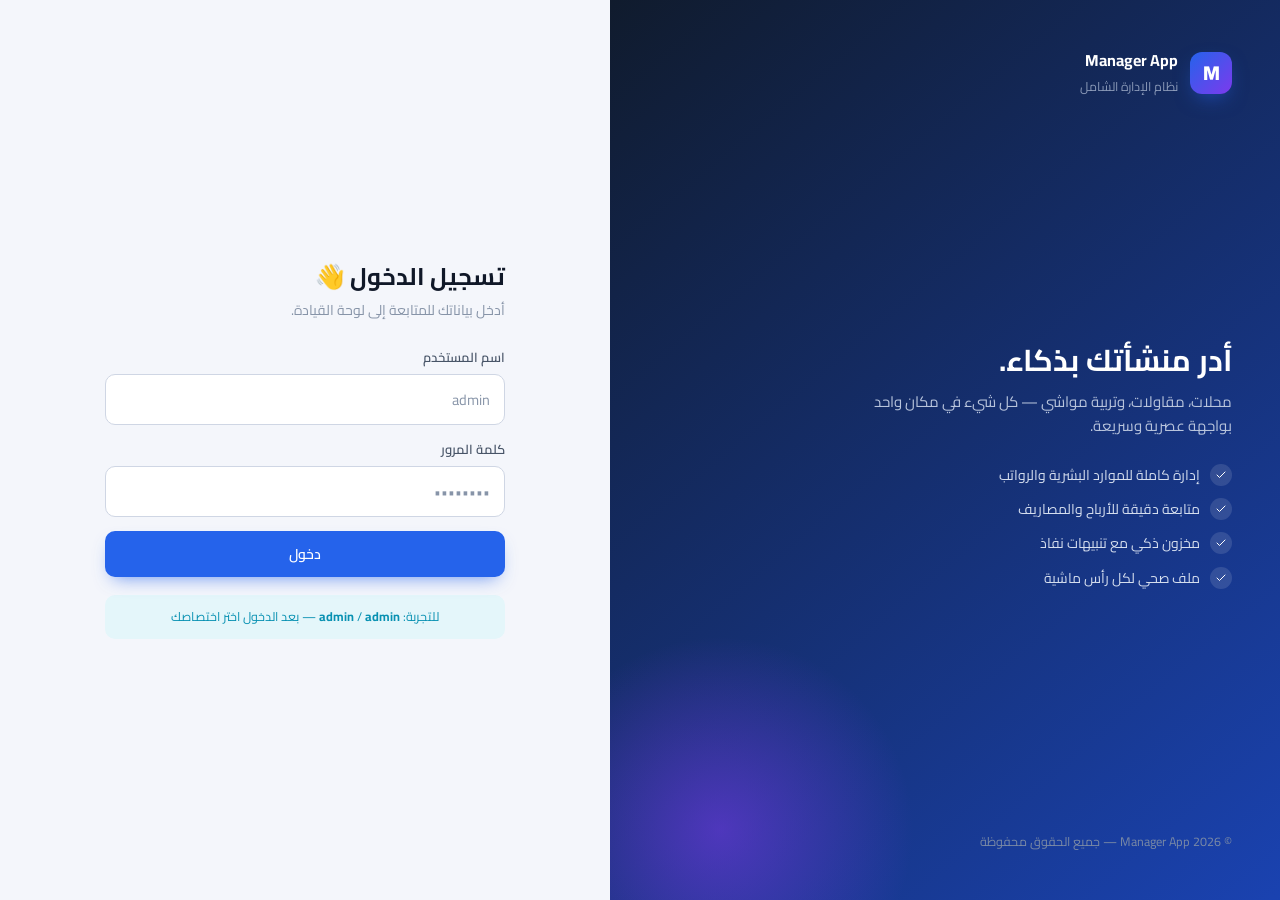
<file: index.html>
<!DOCTYPE html>
<html lang="ar" dir="rtl" data-theme="light">
<head>
  <meta charset="UTF-8" />
  <meta name="viewport" content="width=device-width, initial-scale=1, viewport-fit=cover" />
  <meta name="theme-color" content="#2563eb" />
  <title>تسجيل الدخول • Manager App</title>

  <script>
    (function () {
      try {
        var t = JSON.parse(localStorage.getItem('managerapp:theme')) ||
                (matchMedia('(prefers-color-scheme: dark)').matches ? 'dark' : 'light');
        document.documentElement.setAttribute('data-theme', t);
      } catch (e) {}
    })();
  </script>

  <link rel="preconnect" href="https://fonts.gstatic.com" crossorigin />
  <link href="https://fonts.googleapis.com/css2?family=Cairo:wght@400;500;600;700&display=swap" rel="stylesheet" />
  <link rel="stylesheet" href="./assets/css/main.css" />

  <style>
    .login {
      min-height: 100dvh;
      display: grid;
      grid-template-columns: 1.1fr 1fr;
    }
    .login__aside {
      background: linear-gradient(140deg, #101b2d, #1d4ed8 130%);
      color: #fff;
      padding: 48px;
      display: flex;
      flex-direction: column;
      justify-content: space-between;
      position: relative;
      overflow: hidden;
    }
    .login__aside::after {
      content: "";
      position: absolute;
      width: 420px; height: 420px;
      background: radial-gradient(circle, rgba(124,58,237,.55), transparent 65%);
      bottom: -140px; left: -100px;
      border-radius: 50%;
    }
    .login__aside h2 { font-size: 30px; margin-bottom: 10px; }
    .login__aside p  { color: #b8c4dc; max-width: 380px; }

    .login__features { list-style: none; padding: 0; margin: 26px 0 0; display: flex; flex-direction: column; gap: 12px; }
    .login__features li { display: flex; align-items: center; gap: 10px; font-size: 14px; color: #d5deee; }
    .login__features li::before {
      content: "";
      width: 22px; height: 22px;
      border-radius: 50%;
      background: rgba(255,255,255,.12);
      /* fallback simple icon using an inline SVG data URI */
      background-image: url("data:image/svg+xml;utf8,<svg xmlns='http://www.w3.org/2000/svg' viewBox='0 0 24 24' fill='none' stroke='%23ffffff' stroke-width='2' stroke-linecap='round' stroke-linejoin='round'><path d='M20 6L9 17l-5-5'/></svg>");
      background-size: 12px; background-repeat: no-repeat; background-position: center;
      flex-shrink: 0;
    }

    .login__form-wrap {
      display: grid;
      place-items: center;
      padding: 32px 24px;
      background: var(--bg);
    }
    .login__card {
      width: 100%;
      max-width: 400px;
    }
    .login__card h1 { font-size: 24px; margin-bottom: 6px; }
    .login__card > p { color: var(--muted); margin-bottom: 26px; font-size: 14px; }

    .login__hint {
      margin-top: 18px;
      padding: 12px 14px;
      background: var(--info-50);
      color: var(--info);
      border-radius: var(--radius-sm);
      font-size: 12.5px;
      text-align: center;
    }

    @media (max-width: 860px) {
      .login { grid-template-columns: 1fr; }
      .login__aside { display: none; }
    }
  </style>
</head>
<body>

  <div class="login">

    <!-- الجانب الترويجي -->
    <aside class="login__aside">
      <div>
        <div style="display:flex;align-items:center;gap:12px;">
          <div class="brand__logo">M</div>
          <div>
            <strong style="font-size:16px;display:block;">Manager App</strong>
            <small style="color:#8b9ab8;">نظام الإدارة الشامل</small>
          </div>
        </div>
      </div>

      <div style="position:relative;z-index:1;">
        <h2>أدر منشأتك بذكاء.</h2>
        <p>محلات، مقاولات، وتربية مواشي — كل شيء في مكان واحد بواجهة عصرية وسريعة.</p>
        <ul class="login__features">
          <li>إدارة كاملة للموارد البشرية والرواتب</li>
          <li>متابعة دقيقة للأرباح والمصاريف</li>
          <li>مخزون ذكي مع تنبيهات نفاذ</li>
          <li>ملف صحي لكل رأس ماشية</li>
        </ul>
      </div>

      <small style="color:#7b8aa5;position:relative;z-index:1;">
        © <span id="year"></span> Manager App — جميع الحقوق محفوظة
      </small>
    </aside>

    <!-- نموذج الدخول -->
    <main class="login__form-wrap">
      <div class="login__card">
        <h1>تسجيل الدخول 👋</h1>
        <p>أدخل بياناتك للمتابعة إلى لوحة القيادة.</p>

        <form id="loginForm" novalidate>
          <div class="form-group">
            <label for="user">اسم المستخدم</label>
            <input class="input" type="text" id="user" name="user"
                   placeholder="admin" autocomplete="username" required />
          </div>

          <div class="form-group">
            <label for="pass">كلمة المرور</label>
            <input class="input" type="password" id="pass" name="pass"
                   placeholder="••••••••" autocomplete="current-password" required />
          </div>

          <button class="btn btn--primary btn--block" type="submit">دخول</button>
        </form>

        <div class="login__hint">
          للتجربة: <strong>admin</strong> / <strong>admin</strong> — بعد الدخول اختر اختصاصك
        </div>
      </div>
    </main>
  </div>

  <script src="./assets/js/app.js"></script>
  <script>
    document.getElementById('year').textContent = new Date().getFullYear();

    function goAfterLogin() {
      if (App.Access.hasAny()) {
        window.location.replace('./dashboard.html');
      } else {
        window.location.replace('./specialty.html');
      }
    }

    // إن وُجدت جلسة سابقة → انتقل حسب الاختصاص
    if (App.Auth.isLoggedIn()) {
      goAfterLogin();
    }

    document.getElementById('loginForm').addEventListener('submit', function (e) {
      e.preventDefault();
      const user = document.getElementById('user').value.trim();
      const pass = document.getElementById('pass').value;

      if (!user || !pass) {
        alert('الرجاء إدخال اسم المستخدم وكلمة المرور');
        return;
      }

      // مصادقة تجريبية — استبدلها لاحقاً بـ API حقيقي
      if (user === 'admin' && pass === 'admin') {
        App.Auth.login({ id: 'admin', name: 'المدير', role: 'admin' });
        goAfterLogin();
      } else {
        alert('بيانات الدخول غير صحيحة');
      }
    });
  </script>
</body>
</html>
</file>
<file: assets/css/main.css>
/* =========================================================
   Manager App — Main Stylesheet
   ========================================================= */

/* ---------- 1. المتغيرات (Light Theme) ---------- */
:root {
  --bg:            #f4f6fb;
  --bg-elev:       #ffffff;
  --bg-soft:       #eef2f9;
  --sidebar-bg:    #101b2d;
  --sidebar-fg:    #c9d3e3;
  --sidebar-fg-2:  #7c8aa5;
  --sidebar-active:#2563eb;

  --text:          #101828;
  --text-soft:     #475467;
  --muted:         #8794a8;
  --border:        #e4e8f0;
  --border-strong: #cfd6e4;

  --primary:       #2563eb;
  --primary-600:   #1d4ed8;
  --primary-50:    #eaf1ff;
  --success:       #16a34a;
  --success-50:    #e7f7ed;
  --danger:        #dc2626;
  --danger-50:     #fdecec;
  --warning:       #d97706;
  --warning-50:    #fdf3e3;
  --info:          #0891b2;
  --info-50:       #e4f6fa;
  --purple:        #7c3aed;
  --purple-50:     #f2ecfe;

  --radius:        14px;
  --radius-sm:     10px;
  --radius-lg:     20px;
  --shadow-sm:     0 1px 2px rgba(16,24,40,.05);
  --shadow:        0 4px 16px rgba(16,24,40,.06);
  --shadow-lg:     0 18px 40px -12px rgba(16,24,40,.18);

  --sidebar-w:     264px;
  --topbar-h:      68px;

  --font: 'Cairo', 'Segoe UI', Tahoma, system-ui, sans-serif;

  --t-fast: .15s ease;
  --t:      .25s cubic-bezier(.4,0,.2,1);
}

/* ---------- 2. الوضع الليلي ---------- */
[data-theme="dark"] {
  --bg:            #0c1424;
  --bg-elev:       #131f33;
  --bg-soft:       #1a2a44;
  --sidebar-bg:    #0a1220;
  --sidebar-fg:    #aab8cd;
  --sidebar-fg-2:  #64748b;

  --text:          #e8eef8;
  --text-soft:     #aab8cd;
  --muted:         #7b8aa3;
  --border:        #223149;
  --border-strong: #2f4160;

  --primary-50:    #16233d;
  --success-50:    #10291c;
  --danger-50:     #2c1414;
  --warning-50:    #2c2110;
  --info-50:       #0d2530;
  --purple-50:     #1e1638;

  --shadow-sm:     0 1px 2px rgba(0,0,0,.3);
  --shadow:        0 4px 16px rgba(0,0,0,.35);
  --shadow-lg:     0 18px 40px -12px rgba(0,0,0,.55);
}

/* ---------- 3. Reset ---------- */
*, *::before, *::after { box-sizing: border-box; }

html, body {
  margin: 0; padding: 0;
  height: 100%;
}

body {
  font-family: var(--font);
  background: var(--bg);
  color: var(--text);
  font-size: 15px;
  line-height: 1.6;
  -webkit-font-smoothing: antialiased;
  transition: background var(--t), color var(--t);
}

h1,h2,h3,h4 { margin: 0; font-weight: 700; line-height: 1.3; }
p { margin: 0; }
a { color: inherit; text-decoration: none; }
button { font-family: inherit; cursor: pointer; border: 0; background: none; color: inherit; }
input, select, textarea { font-family: inherit; font-size: inherit; }
img, svg { display: block; max-width: 100%; }
svg { width: 20px; height: 20px; }

/* ---------- 4. الحاويات العامة ---------- */
.app {
  display: flex;
  min-height: 100dvh;
}

.main {
  flex: 1;
  min-width: 0;
  display: flex;
  flex-direction: column;
}

.content {
  padding: 22px clamp(14px, 3vw, 32px) 60px;
  display: flex;
  flex-direction: column;
  gap: 22px;
  max-width: 1500px;
  width: 100%;
  margin: 0 auto;
}

/* ---------- 5. Sidebar ---------- */
.sidebar {
  width: var(--sidebar-w);
  background: var(--sidebar-bg);
  color: var(--sidebar-fg);
  display: flex;
  flex-direction: column;
  position: sticky;
  top: 0;
  height: 100dvh;
  z-index: 60;
  flex-shrink: 0;
  transition: transform var(--t);
}

.sidebar__brand {
  display: flex;
  align-items: center;
  gap: 12px;
  padding: 20px 20px 18px;
  border-bottom: 1px solid rgba(255,255,255,.06);
}

.brand__logo {
  width: 42px; height: 42px;
  border-radius: 12px;
  display: grid;
  place-items: center;
  background: linear-gradient(135deg, var(--primary), #7c3aed);
  color: #fff;
  font-weight: 800;
  font-size: 20px;
  box-shadow: 0 8px 20px -6px rgba(37,99,235,.6);
}

.brand__text { display: flex; flex-direction: column; line-height: 1.2; }
.brand__text strong { color: #fff; font-size: 15.5px; }
.brand__text small { color: var(--sidebar-fg-2); font-size: 11.5px; }

.sidebar__nav {
  flex: 1;
  padding: 14px 12px;
  overflow-y: auto;
  display: flex;
  flex-direction: column;
  gap: 4px;
}

.nav-section {
  font-size: 11px;
  font-weight: 700;
  letter-spacing: .5px;
  text-transform: uppercase;
  color: var(--sidebar-fg-2);
  padding: 14px 12px 6px;
}

.nav-link {
  display: flex;
  align-items: center;
  gap: 12px;
  padding: 11px 14px;
  border-radius: var(--radius-sm);
  color: var(--sidebar-fg);
  font-size: 14.5px;
  font-weight: 500;
  transition: background var(--t-fast), color var(--t-fast);
  position: relative;
}

.nav-link:hover {
  background: rgba(255,255,255,.06);
  color: #fff;
}

.nav-link.is-active {
  background: linear-gradient(90deg, rgba(37,99,235,.22), rgba(37,99,235,.06));
  color: #fff;
}

.nav-link.is-active::before {
  content: "";
  position: absolute;
  inset-inline-end: 0;
  top: 20%; bottom: 20%;
  width: 3px;
  border-radius: 3px;
  background: var(--primary);
}

.nav-link svg { width: 19px; height: 19px; opacity: .9; flex-shrink: 0; }

.sidebar__footer {
  padding: 14px;
  border-top: 1px solid rgba(255,255,255,.06);
}

.storage-note {
  display: flex;
  align-items: center;
  gap: 9px;
  font-size: 11.5px;
  color: var(--sidebar-fg-2);
  background: rgba(255,255,255,.04);
  padding: 10px 12px;
  border-radius: var(--radius-sm);
}
.storage-note svg { width: 16px; height: 16px; flex-shrink: 0; }

/* ---------- 6. Topbar ---------- */
.topbar {
  height: var(--topbar-h);
  background: color-mix(in srgb, var(--bg-elev) 88%, transparent);
  backdrop-filter: blur(12px);
  border-bottom: 1px solid var(--border);
  position: sticky;
  top: 0;
  z-index: 40;
  display: flex;
  align-items: center;
  gap: 14px;
  padding: 0 clamp(14px, 3vw, 28px);
}

.topbar__title { flex: 1; min-width: 0; }
.topbar__title h1 { font-size: 17px; }
.topbar__title p { font-size: 12.5px; color: var(--muted); }

.topbar__actions { display: flex; align-items: center; gap: 10px; }

.icon-btn {
  width: 42px; height: 42px;
  border-radius: 12px;
  display: grid;
  place-items: center;
  color: var(--text-soft);
  background: transparent;
  border: 1px solid transparent;
  transition: background var(--t-fast), color var(--t-fast), border-color var(--t-fast);
}
.icon-btn:hover {
  background: var(--bg-soft);
  color: var(--text);
  border-color: var(--border);
}

.icon-btn--menu { display: none; }

.avatar {
  width: 42px; height: 42px;
  border-radius: 12px;
  background: linear-gradient(135deg, var(--primary), var(--purple));
  color: #fff;
  display: grid;
  place-items: center;
  font-weight: 700;
  font-size: 16px;
  box-shadow: var(--shadow-sm);
}

/* أيقونات تبديل الثيم */
[data-theme="light"] .icon-moon { display: none; }
[data-theme="dark"]  .icon-sun  { display: none; }

/* ---------- 7. العناوين ---------- */
.page-head {
  display: flex;
  align-items: flex-end;
  justify-content: space-between;
  gap: 16px;
  flex-wrap: wrap;
}
.page-head h2 { font-size: 22px; }
.page-head__actions { display: flex; gap: 10px; }

.muted { color: var(--muted); }
.small { font-size: 12.5px; }

/* ---------- 8. الأزرار ---------- */
.btn {
  display: inline-flex;
  align-items: center;
  gap: 8px;
  padding: 10px 18px;
  border-radius: var(--radius-sm);
  font-weight: 600;
  font-size: 14px;
  transition: transform var(--t-fast), background var(--t-fast), box-shadow var(--t-fast), opacity var(--t-fast);
  white-space: nowrap;
}
.btn:active { transform: translateY(1px); }
.btn svg { width: 17px; height: 17px; }

.btn--primary {
  background: var(--primary);
  color: #fff;
  box-shadow: 0 8px 18px -8px rgba(37,99,235,.7);
}
.btn--primary:hover { background: var(--primary-600); }

.btn--ghost {
  background: var(--bg-soft);
  color: var(--text);
  border: 1px solid var(--border);
}
.btn--ghost:hover { background: var(--bg); }

.btn--danger { background: var(--danger); color: #fff; }

.btn--block { width: 100%; justify-content: center; }

.link { color: var(--primary); font-weight: 600; font-size: 13.5px; }
.link:hover { text-decoration: underline; }

/* ---------- 9. البطاقات ---------- */
.card {
  background: var(--bg-elev);
  border: 1px solid var(--border);
  border-radius: var(--radius);
  padding: 18px 20px;
  box-shadow: var(--shadow-sm);
  transition: box-shadow var(--t-fast), border-color var(--t-fast);
}
.card:hover { box-shadow: var(--shadow); }

.card__head {
  display: flex;
  align-items: center;
  justify-content: space-between;
  gap: 12px;
  margin-bottom: 14px;
  flex-wrap: wrap;
}
.card__head h3 { font-size: 15.5px; }

/* ---------- 10. الشبكات ---------- */
.grid-2 {
  display: grid;
  grid-template-columns: 1.6fr 1fr;
  gap: 18px;
}

@media (max-width: 1024px) {
  .grid-2 { grid-template-columns: 1fr; }
}

/* ---------- 11. الشارات ---------- */
.badge {
  display: inline-flex;
  align-items: center;
  gap: 5px;
  padding: 4px 10px;
  border-radius: 999px;
  font-size: 12px;
  font-weight: 700;
}
.badge--soft    { background: var(--primary-50); color: var(--primary); }
.badge--success { background: var(--success-50); color: var(--success); }
.badge--danger  { background: var(--danger-50);  color: var(--danger); }
.badge--warning { background: var(--warning-50); color: var(--warning); }
.badge--info    { background: var(--info-50);    color: var(--info); }

/* ---------- 12. النماذج ---------- */
.form-group { display: flex; flex-direction: column; gap: 6px; margin-bottom: 14px; }
.form-group label { font-size: 13px; font-weight: 600; color: var(--text-soft); }

.input, .select, .textarea {
  width: 100%;
  padding: 11px 14px;
  border-radius: var(--radius-sm);
  border: 1.5px solid var(--border-strong);
  background: var(--bg-elev);
  color: var(--text);
  font-size: 14.5px;
  transition: border-color var(--t-fast), box-shadow var(--t-fast);
}
.input:focus, .select:focus, .textarea:focus {
  outline: none;
  border-color: var(--primary);
  box-shadow: 0 0 0 4px rgba(37,99,235,.12);
}
.input::placeholder { color: var(--muted); }

/* ---------- 13. التنبيهات ---------- */
.alerts { list-style: none; margin: 0; padding: 0; display: flex; flex-direction: column; gap: 10px; }

.alert-item {
  display: flex;
  align-items: center;
  gap: 12px;
  padding: 12px 14px;
  border-radius: var(--radius-sm);
  background: var(--bg-soft);
  border: 1px solid var(--border);
}
.alert-item__icon {
  width: 36px; height: 36px;
  border-radius: 10px;
  display: grid;
  place-items: center;
  flex-shrink: 0;
}
.alert-item__icon svg { width: 18px; height: 18px; }
.alert-item__icon--warning { background: var(--warning-50); color: var(--warning); }
.alert-item__icon--danger  { background: var(--danger-50);  color: var(--danger); }
.alert-item__icon--info    { background: var(--info-50);    color: var(--info); }
.alert-item__body { flex: 1; min-width: 0; }
.alert-item__body strong { display: block; font-size: 13.5px; }
.alert-item__body small  { color: var(--muted); font-size: 12px; }

/* ---------- 14. Overlay للموبايل ---------- */
.overlay {
  position: fixed;
  inset: 0;
  background: rgba(8,15,30,.5);
  backdrop-filter: blur(2px);
  opacity: 0;
  visibility: hidden;
  transition: opacity var(--t), visibility var(--t);
  z-index: 55;
}
.overlay.is-open { opacity: 1; visibility: visible; }

/* ---------- 15. Responsive ---------- */
@media (max-width: 900px) {
  .icon-btn--menu { display: grid; }

  .sidebar {
    position: fixed;
    top: 0; bottom: 0;
    inset-inline-start: 0;
    transform: translateX(100%);
    box-shadow: var(--shadow-lg);
  }
  [dir="rtl"] .sidebar { transform: translateX(100%); }
  [dir="ltr"] .sidebar { transform: translateX(-100%); }

  .sidebar.is-open { transform: translateX(0) !important; }
}

@media (max-width: 560px) {
  .topbar__title p { display: none; }
  .page-head h2 { font-size: 19px; }
  .content { padding-top: 16px; gap: 16px; }
  .card { padding: 16px; }
}

/* ---------- 16. أنيميشن دخول ---------- */
@keyframes fadeUp {
  from { opacity: 0; transform: translateY(12px); }
  to   { opacity: 1; transform: translateY(0); }
}
.content > * { animation: fadeUp .4s ease both; }
.content > *:nth-child(2) { animation-delay: .05s; }
.content > *:nth-child(3) { animation-delay: .1s; }
.content > *:nth-child(4) { animation-delay: .15s; }

/* ---------- 17. Scrollbar ---------- */
::-webkit-scrollbar { width: 9px; height: 9px; }
::-webkit-scrollbar-track { background: transparent; }
::-webkit-scrollbar-thumb { background: var(--border-strong); border-radius: 9px; }
::-webkit-scrollbar-thumb:hover { background: var(--muted); }

/* ---------- 18. بطاقات الإحصائيات ---------- */
.stats {
  display: grid;
  grid-template-columns: repeat(auto-fit, minmax(180px, 1fr));
  gap: 14px;
}

.stat-card {
  background: var(--bg-elev);
  border: 1px solid var(--border);
  border-radius: var(--radius);
  padding: 16px 18px;
  display: flex;
  flex-direction: column;
  gap: 6px;
  box-shadow: var(--shadow-sm);
  transition: box-shadow var(--t-fast);
}
.stat-card:hover { box-shadow: var(--shadow); }

.stat-card__icon {
  width: 38px; height: 38px;
  border-radius: 11px;
  display: grid;
  place-items: center;
  margin-bottom: 4px;
}
.stat-card__icon svg { width: 18px; height: 18px; }

.stat-card--success .stat-card__icon { background: var(--success-50); color: var(--success); }
.stat-card--danger  .stat-card__icon { background: var(--danger-50);  color: var(--danger); }
.stat-card--primary .stat-card__icon { background: var(--primary-50); color: var(--primary); }
.stat-card--info    .stat-card__icon { background: var(--info-50);    color: var(--info); }
.stat-card--purple  .stat-card__icon { background: var(--purple-50);  color: var(--purple); }
.stat-card--warning .stat-card__icon { background: var(--warning-50); color: var(--warning); }

.stat-card__label { font-size: 12.5px; color: var(--muted); font-weight: 600; }
.stat-card__value { font-size: 20px; font-weight: 800; color: var(--text); line-height: 1.2; }
.stat-card__sub   { font-size: 12px; color: var(--muted); }

/* ---------- 19. الرسم البياني ---------- */
.chart-wrap {
  position: relative;
  width: 100%;
  height: 240px;
}
.chart-wrap canvas {
  width: 100% !important;
  height: 100% !important;
}
.chart-legend {
  display: flex;
  gap: 16px;
  justify-content: center;
  margin-top: 12px;
  flex-wrap: wrap;
}
.chart-legend__item {
  display: flex;
  align-items: center;
  gap: 6px;
  font-size: 12.5px;
  color: var(--text-soft);
}
.chart-legend__dot {
  width: 10px; height: 10px;
  border-radius: 50%;
}

/* ---------- 20. النماذج المنبثقة (Modal) ---------- */
.modal-backdrop {
  position: fixed;
  inset: 0;
  background: rgba(8,15,30,.55);
  backdrop-filter: blur(3px);
  z-index: 100;
  display: flex;
  align-items: center;
  justify-content: center;
  padding: 16px;
  opacity: 0;
  visibility: hidden;
  transition: opacity var(--t), visibility var(--t);
}
.modal-backdrop.is-open {
  opacity: 1;
  visibility: visible;
}
.modal {
  background: var(--bg-elev);
  border: 1px solid var(--border);
  border-radius: var(--radius-lg);
  width: 100%;
  max-width: 480px;
  max-height: 90vh;
  overflow-y: auto;
  box-shadow: var(--shadow-lg);
  padding: 22px 24px;
  transform: translateY(12px);
  transition: transform var(--t);
}
.modal-backdrop.is-open .modal { transform: translateY(0); }
.modal__head {
  display: flex;
  align-items: center;
  justify-content: space-between;
  margin-bottom: 18px;
}
.modal__head h3 { font-size: 17px; }
.modal__actions {
  display: flex;
  gap: 10px;
  justify-content: flex-end;
  margin-top: 18px;
  flex-wrap: wrap;
}

/* ---------- 21. أزرار إضافية ---------- */
.btn--sm {
  padding: 7px 12px;
  font-size: 13px;
}
.btn--danger-ghost {
  background: var(--danger-50);
  color: var(--danger);
  border: 1px solid transparent;
}
.btn--danger-ghost:hover {
  border-color: var(--danger);
}

/* صف إجراءات الجدول */
.row-actions {
  display: flex;
  gap: 6px;
  justify-content: flex-end;
}

/* زر تسجيل الخروج */
.logout-btn {
  font-size: 12.5px;
  font-weight: 600;
  color: var(--muted);
  padding: 6px 10px;
  border-radius: 8px;
  border: 1px solid var(--border);
  background: var(--bg-soft);
  transition: color var(--t-fast), border-color var(--t-fast);
}
.logout-btn:hover {
  color: var(--danger);
  border-color: var(--danger);
}

.form-row {
  display: grid;
  grid-template-columns: 1fr 1fr;
  gap: 12px;
}
@media (max-width: 560px) {
  .form-row { grid-template-columns: 1fr; }
}

.filters {
  display: flex;
  gap: 10px;
  flex-wrap: wrap;
  align-items: center;
}
.filters .input,
.filters .select {
  width: auto;
  min-width: 140px;
  padding: 9px 12px;
}

/* ---------- 22. صفحة اختيار الاختصاص ---------- */
.specialty-page {
  min-height: 100dvh;
  display: grid;
  place-items: center;
  padding: 24px 16px;
  background: var(--bg);
}

.specialty-card {
  width: 100%;
  max-width: 720px;
  background: var(--bg-elev);
  border: 1px solid var(--border);
  border-radius: var(--radius-lg);
  padding: 28px 26px 24px;
  box-shadow: var(--shadow-lg);
}

.specialty-card__head {
  display: flex;
  gap: 16px;
  align-items: flex-start;
  margin-bottom: 22px;
}
.specialty-card__head h1 {
  font-size: 22px;
  margin-bottom: 6px;
}
.specialty-card__head p {
  max-width: 42ch;
}

.module-grid {
  display: grid;
  grid-template-columns: repeat(2, 1fr);
  gap: 12px;
  margin-bottom: 16px;
}
@media (max-width: 560px) {
  .module-grid { grid-template-columns: 1fr; }
}

.module-tile {
  text-align: start;
  padding: 16px 14px;
  border-radius: var(--radius);
  border: 1.5px solid var(--border);
  background: var(--bg);
  display: flex;
  flex-direction: column;
  gap: 6px;
  position: relative;
  transition: border-color var(--t-fast), box-shadow var(--t-fast), background var(--t-fast);
  cursor: pointer;
  color: var(--text);
}
.module-tile:hover {
  border-color: var(--tile-color, var(--primary));
  box-shadow: var(--shadow-sm);
}
.module-tile.is-selected {
  border-color: var(--tile-color, var(--primary));
  background: color-mix(in srgb, var(--tile-color, var(--primary)) 10%, var(--bg-elev));
  box-shadow: 0 0 0 3px color-mix(in srgb, var(--tile-color, var(--primary)) 22%, transparent);
}
.module-tile__icon {
  width: 40px; height: 40px;
  border-radius: 12px;
  display: grid;
  place-items: center;
  background: color-mix(in srgb, var(--tile-color, var(--primary)) 16%, transparent);
  color: var(--tile-color, var(--primary));
  margin-bottom: 4px;
}
.module-tile__icon svg { width: 20px; height: 20px; }
.module-tile strong { font-size: 15px; }
.module-tile small { color: var(--muted); font-size: 12.5px; line-height: 1.4; }
.module-tile__check {
  position: absolute;
  top: 12px;
  inset-inline-end: 12px;
  width: 24px; height: 24px;
  border-radius: 50%;
  background: var(--tile-color, var(--primary));
  color: #fff;
  font-size: 13px;
  font-weight: 700;
  display: grid;
  place-items: center;
  opacity: 0;
  transform: scale(.8);
  transition: opacity var(--t-fast), transform var(--t-fast);
}
.module-tile.is-selected .module-tile__check {
  opacity: 1;
  transform: scale(1);
}

.specialty-hint { margin-bottom: 16px; }
.specialty-actions {
  display: flex;
  gap: 10px;
  justify-content: flex-end;
  flex-wrap: wrap;
}
</file>
<file: assets/css/tables.css>
/* =========================================================
   Manager App — Tables Styles
   ========================================================= */

.table-wrap {
  width: 100%;
  overflow-x: auto;
  border-radius: var(--radius-sm);
  -webkit-overflow-scrolling: touch;
}

.table {
  width: 100%;
  border-collapse: collapse;
  font-size: 14px;
  min-width: 560px;
}

.table thead th {
  text-align: start;
  font-size: 12px;
  font-weight: 700;
  text-transform: uppercase;
  letter-spacing: .4px;
  color: var(--muted);
  padding: 11px 14px;
  background: var(--bg-soft);
  border-bottom: 1px solid var(--border);
  white-space: nowrap;
}

.table thead th:first-child { border-start-start-radius: var(--radius-sm); }
.table thead th:last-child  { border-start-end-radius:   var(--radius-sm); }

.table tbody td {
  padding: 13px 14px;
  border-bottom: 1px solid var(--border);
  color: var(--text-soft);
  vertical-align: middle;
}

.table tbody tr { transition: background var(--t-fast); }
.table tbody tr:hover { background: var(--bg-soft); }
.table tbody tr:last-child td { border-bottom: 0; }

.table .t-end { text-align: end; }

.table .cell-strong { color: var(--text); font-weight: 700; }

.amount         { font-weight: 700; font-variant-numeric: tabular-nums; }
.amount--in     { color: var(--success); }
.amount--out    { color: var(--danger); }

/* حالة فارغة */
.table-empty {
  text-align: center;
  padding: 40px 16px;
  color: var(--muted);
}
.table-empty svg {
  width: 42px; height: 42px;
  margin: 0 auto 10px;
  opacity: .5;
}

/* شريط أدوات الجدول */
.table-toolbar {
  display: flex;
  align-items: center;
  justify-content: space-between;
  gap: 12px;
  flex-wrap: wrap;
  margin-bottom: 14px;
}
</file>
